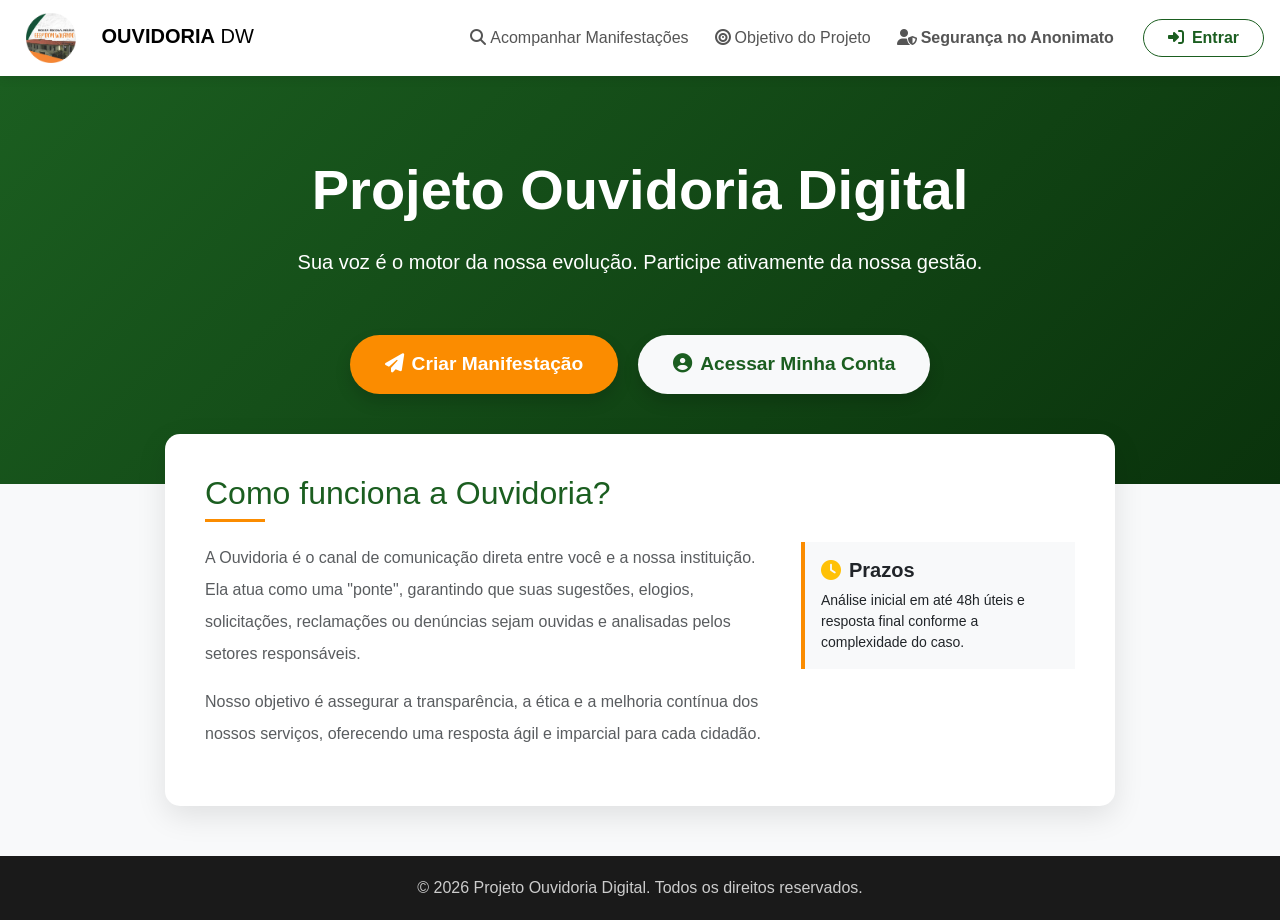
<file: index.html>
<!DOCTYPE html>
<html lang="pt-br">
<head>
    <meta charset="UTF-8">
    <meta name="viewport" content="width=device-width, initial-scale=1.0">
    <title>Portal da Ouvidoria - Transparência e Diálogo</title>
    
    <link href="https://cdn.jsdelivr.net/npm/bootstrap@5.3.0/dist/css/bootstrap.min.css" rel="stylesheet">
    <link rel="stylesheet" href="https://cdnjs.cloudflare.com/ajax/libs/font-awesome/6.4.0/css/all.min.css">

    <style>
        *{ padding: 0; margin: 0; }

        :root {
            --primary-color: #1b5e20;
            --primary-light: #2e7d32;
            --secondary-color: #f8f9fa;
            --accent-color: #fb8c00;
            --accent-hover: #ef6c00;
        }

        body {
            font-family: 'Segoe UI', Tahoma, Geneva, Verdana, sans-serif;
            background-color: var(--secondary-color);
        }

        .navbar {
            background-color: white;
            box-shadow: 0 2px 10px rgba(0,0,0,0.1);
        }
        .navbar-brand img { max-height: 50px; }
        .navbar-brand .text-primary { color: var(--primary-color) !important; }
        .nav-link { color: #555 !important; font-weight: 500; margin: 0 5px; }
        .nav-link:hover { color: var(--primary-light) !important; }
        .btn-outline-primary {
            color: var(--primary-color);
            border-color: var(--primary-color);
        }
        .btn-outline-primary:hover {
            background-color: var(--primary-color);
            border-color: var(--primary-color);
            color: white;
        }

        .hero-section {
            padding: 80px 0;
            background: linear-gradient(135deg, #1b5e20 0%, #0a330c 100%);
            color: white;
            text-align: center;
        }

        .btn-main {
            padding: 15px 35px;
            font-size: 1.2rem;
            font-weight: 600;
            margin: 10px;
            transition: transform 0.3s ease;
            border-radius: 30px;
            border: none;
        }
        .btn-warning {
            background-color: var(--accent-color);
            color: white;
        }
        .btn-warning:hover { background-color: var(--accent-hover); color: white; }
        .btn-main:hover {
            transform: translateY(-3px);
            box-shadow: 0 5px 15px rgba(0,0,0,0.3);
        }
        .text-primary { color: var(--primary-color) !important; }

        .info-card {
            background: white;
            border-radius: 15px;
            padding: 40px;
            margin-top: -50px;
            box-shadow: 0 10px 30px rgba(0,0,0,0.1);
            margin-bottom: 50px;
        }
        .section-title {
            color: var(--primary-color);
            position: relative;
            padding-bottom: 10px;
            margin-bottom: 20px;
        }
        .section-title::after {
            content: '';
            position: absolute;
            bottom: 0; left: 0;
            width: 60px; height: 3px;
            background-color: var(--accent-color);
        }
        .border-warning { border-color: var(--accent-color) !important; }

        footer {
            padding: 20px 0;
            background: #1a1a1a;
            color: #ccc;
        }
        .logo { margin-left: 5px; margin-right: 10px; }

        @keyframes fadeIn {
            from { opacity: 0; transform: translateY(20px); }
            to   { opacity: 1; transform: translateY(0); }
        }
        .navbar { animation: fadeIn 0.8s ease-in-out; }
        .hero-section h1 { animation: fadeIn 1s ease-in-out; }
        .hero-section p  { animation: fadeIn 1.2s ease-in-out; }
        .btn-main        { animation: fadeIn 1.4s ease-in-out; }
    </style>
</head>
<body>
    <nav class="navbar navbar-expand-lg navbar-light sticky-top">
        <div class="container-fluid px-3">
            <a class="navbar-brand direita" href="#">
                <span class="logo">
                    <img src="logo2__4_-removebg-preview.png" alt="Logo Dom Walfrido" class="logo">
                </span>
                <span class="fw-bold">OUVIDORIA</span> DW
            </a>
            <button class="navbar-toggler" type="button" data-bs-toggle="collapse" data-bs-target="#navbarNav">
                <span class="navbar-toggler-icon"></span>
            </button>
            <div class="collapse navbar-collapse" id="navbarNav">
                <ul class="navbar-nav ms-auto align-items-center">
                    <li class="nav-item">
                        <a class="nav-link" href="#"><i class="fas fa-search me-1"></i>Acompanhar Manifestações</a>
                    </li>
                    <li class="nav-item">
                        <a class="nav-link" href="#"><i class="fas fa-bullseye me-1"></i>Objetivo do Projeto</a>
                    </li>
                    <li class="nav-item">
                        <a class="nav-link text-success fw-bold" href="#"><i class="fas fa-user-shield me-1"></i>Segurança no Anonimato</a>
                    </li>
                    <li class="nav-item ms-lg-3">
                        <button class="btn btn-outline-primary fw-bold px-4 rounded-pill" id="btnNavLogin">
                            <i class="fas fa-sign-in-alt me-2"></i>Entrar
                        </button>
                    </li>
                </ul>
            </div>
        </div>
    </nav>

    <header class="hero-section">
        <div class="container">
            <h1 class="display-4 fw-bold mb-4">Projeto Ouvidoria Digital</h1>
            <p class="lead mb-5">Sua voz é o motor da nossa evolução. Participe ativamente da nossa gestão.</p>
            
            <div class="d-flex justify-content-center flex-wrap">
                <button class="btn btn-warning btn-main shadow" id="btnManifestar">
                    <i class="fas fa-paper-plane me-2"></i>Criar Manifestação
                </button>
                <button class="btn btn-light btn-main shadow text-primary" id="btnLoginCentral">
                    <i class="fas fa-user-circle me-2"></i>Acessar Minha Conta
                </button>
            </div>
        </div>
    </header>

    <main class="container">
        <div class="row justify-content-center">
            <div class="col-lg-10 info-card">
                <h2 class="section-title">Como funciona a Ouvidoria?</h2>
                <div class="row g-4">
                    <div class="col-md-8">
                        <p class="text-muted lh-lg">
                            A Ouvidoria é o canal de comunicação direta entre você e a nossa instituição. Ela atua como uma "ponte", garantindo que suas sugestões, elogios, solicitações, reclamações ou denúncias sejam ouvidas e analisadas pelos setores responsáveis.
                        </p>
                        <p class="text-muted lh-lg">
                            Nosso objetivo é assegurar a transparência, a ética e a melhoria contínua dos nossos serviços, oferecendo uma resposta ágil e imparcial para cada cidadão.
                        </p>
                    </div>
                    <div class="col-md-4">
                        <div class="p-3 border-start border-4 border-warning bg-light">
                            <h5 class="fw-bold text-dark"><i class="fas fa-clock me-2 text-warning"></i>Prazos</h5>
                            <p class="small mb-0">Análise inicial em até 48h úteis e resposta final conforme a complexidade do caso.</p>
                        </div>
                    </div>
                </div>
            </div>
        </div>
    </main>

    <footer class="text-center">
        <div class="container">
            <p class="mb-0">&copy; 2026 Projeto Ouvidoria Digital. Todos os direitos reservados.</p>
        </div>
    </footer>

    <script src="https://code.jquery.com/jquery-3.7.0.min.js"></script>
    <script src="https://cdn.jsdelivr.net/npm/bootstrap@5.3.0/dist/js/bootstrap.bundle.min.js"></script>

    <script>
    $(document).ready(function() {
        $('#btnNavLogin, #btnLoginCentral').on('click', function() {
            window.location.href = "login.html";
        });

        $('#btnManifestar').on('click', function() {
            $('#modalAnonimo').modal('show');
        });
    });
    </script>

    <!-- MODAL ANÔNIMO -->
    <div class="modal fade" id="modalAnonimo" tabindex="-1">
      <div class="modal-dialog modal-dialog-centered">
        <div class="modal-content rounded-4">

          <div class="modal-header">
            <h5 class="modal-title text-warning fw-bold">
              <i class="fas fa-exclamation-triangle me-2"></i>Aviso
            </h5>
            <button type="button" class="btn-close" data-bs-dismiss="modal"></button>
          </div>

          <div class="modal-body text-center">
            <p class="mb-3">Você não está logado.</p>
            <p class="text-muted">
              Sua manifestação será <strong>anônima</strong>.<br>
              Caso queira identificar-se, utilize a opção <strong>"Acessar Minha Conta"</strong>.
            </p>
          </div>

          <div class="modal-footer justify-content-center">
            <!-- ✅ ALTERADO: agora leva para criarmanifest.php com flag anonimo=1 -->
            <button class="btn btn-warning px-4" onclick="window.location.href='criarmanifest.php?anonimo=1'">
              Continuar Anônimo
            </button>

            <button class="btn btn-outline-primary px-4" onclick="window.location.href='login.html'">
              Fazer Login
            </button>
          </div>

        </div>
      </div>
    </div>
</body>
</html>
</file>
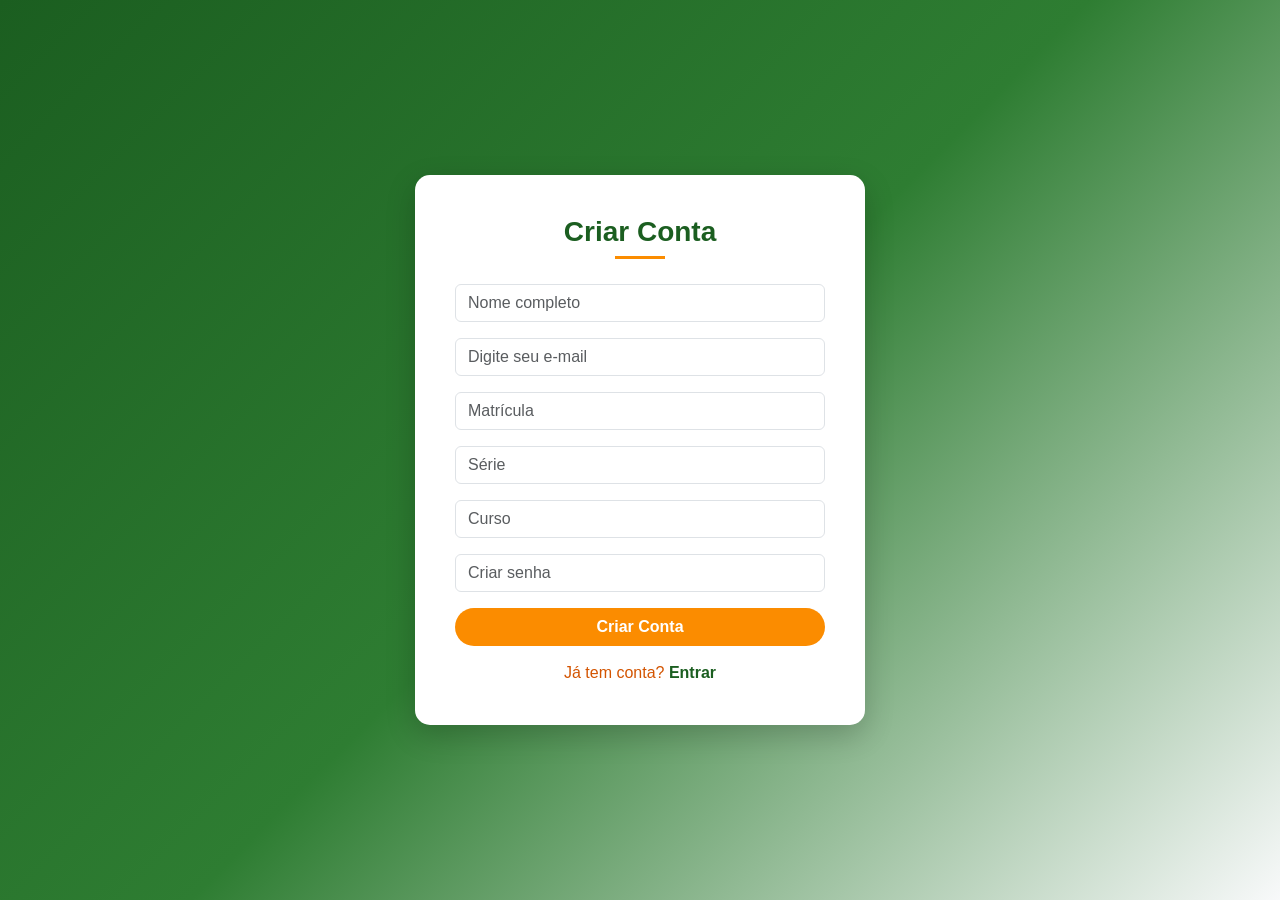
<file: criar.html>
<!DOCTYPE html>
<html lang="pt-br">
<head>
    <meta charset="UTF-8">
    <meta name="viewport" content="width=device-width, initial-scale=1.0">
    <title>Criar Conta - Ouvidoria DW</title>

    <link href="https://cdn.jsdelivr.net/npm/bootstrap@5.3.0/dist/css/bootstrap.min.css" rel="stylesheet">

    <style>
        :root {
            --primary-color: #1b5e20;
            --primary-light: #2e7d32;
            --accent-color: #fb8c00;
            --accent-hover: #ef6c00;
        }

        body {
            background: linear-gradient(135deg, #1b5e20 0%, #2e7d32 50%, #f8f9fa 100%);
            min-height: 100vh;
            display: flex;
            align-items: center;
            justify-content: center;
            font-family: 'Segoe UI', sans-serif;
        }

        .cadastro-card {
            background: white;
            padding: 40px;
            border-radius: 15px;
            width: 100%;
            max-width: 450px;
            box-shadow: 0 10px 30px rgba(0,0,0,0.2);
            animation: fadeIn 0.8s ease;
        }

        .titulo {
            text-align: center;
            margin-bottom: 25px;
            color: var(--primary-color);
            font-weight: bold;
        }

        .titulo::after {
            content: '';
            display: block;
            width: 50px;
            height: 3px;
            background: var(--accent-color);
            margin: 8px auto 0;
        }

        .form-control:focus {
            border-color: var(--accent-color);
            box-shadow: 0 0 5px rgba(251,140,0,0.4);
        }

        .btn-cadastrar {
            background-color: var(--accent-color);
            color: white;
            border-radius: 30px;
            font-weight: bold;
        }

        .btn-cadastrar:hover {
            background-color: var(--accent-hover);
        }

        .links {
            margin-top: 15px;
            text-align: center;
        }

        .links a {
            display: block;
            color: #666;
            text-decoration: none;
            margin-top: 5px;
            transition: 0.3s;
        }

        .links a:hover {
            color: var(--accent-color);
        }

        @keyframes fadeIn {
            from {opacity: 0; transform: translateY(20px);}
            to {opacity: 1; transform: translateY(0);}
        }
    </style>
</head>
<body>

    <div class="cadastro-card">
        <h3 class="titulo">Criar Conta</h3>

        <form action="criacao.php" method="post">

            <div class="mb-3">
                <input type="text" class="form-control" name="nome" placeholder="Nome completo" required>
            </div>

            <div class="mb-3">
                <input type="email" class="form-control" name="email" placeholder="Digite seu e-mail" required>
            </div>

            <div class="mb-3">
                <input type="text" class="form-control" name="matricula" placeholder="Matrícula" required>
            </div>

            <div class="mb-3">
                <input type="number" class="form-control" name="serie" placeholder="Série" required>
            </div>

            <div class="mb-3">
                <input type="text" class="form-control" name="curso" placeholder="Curso" required>
            </div>

            <div class="mb-3">
                <input type="password" class="form-control" name="senha" placeholder="Criar senha" required>
            </div>

            <button type="submit" class="btn btn-cadastrar w-100">Criar Conta</button>

            <div class="links">
                <a href="login.html" style="text-decoration: none;">
                  <span style="color: #d35400; font-weight: 500;">Já tem conta?</span> 
                 <span style="color: var(--primary-color); font-weight: bold;">Entrar</span>
                </a>
            </div>
        </form>
    </div>

</body>
</html>
</file>
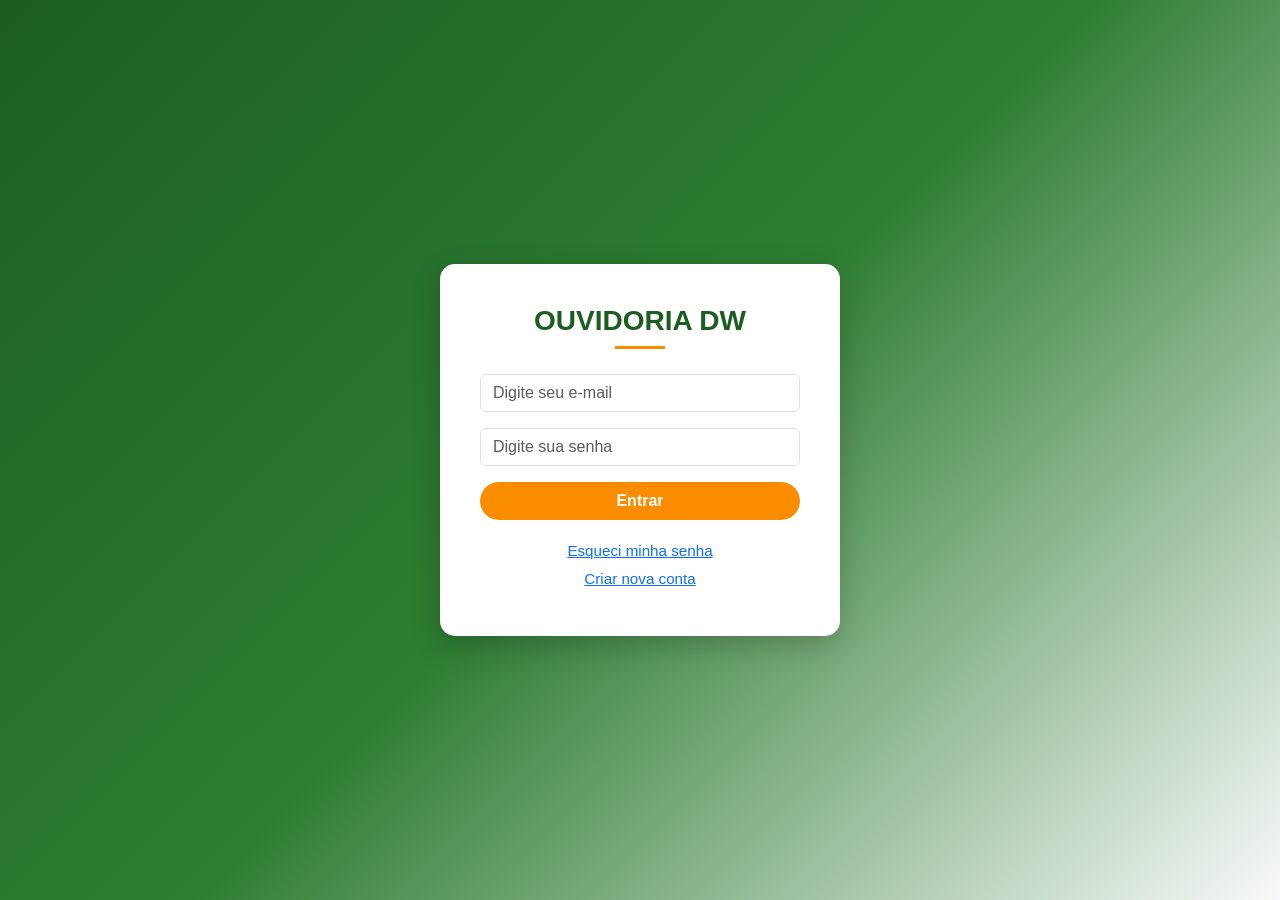
<file: login.html>
<!DOCTYPE html>
<html lang="pt-br">
<head>
    <meta charset="UTF-8">
    <meta name="viewport" content="width=device-width, initial-scale=1.0">
    <title>Login - Ouvidoria DW</title>

    <link href="https://cdn.jsdelivr.net/npm/bootstrap@5.3.0/dist/css/bootstrap.min.css" rel="stylesheet">

    <style>
        :root {
    --primary-color: #1b5e20;
    --primary-light: #2e7d32;
    --accent-color: #fb8c00;
    --accent-hover: #ef6c00;
}

/* Fundo mais suave */
body {
    background: linear-gradient(135deg, #1b5e20 0%, #2e7d32 50%, #f8f9fa 100%);
    height: 100vh;
    display: flex;
    align-items: center;
    justify-content: center;
    font-family: 'Segoe UI', sans-serif;
}

/* Card */
.login-card {
    background: white;
    padding: 40px;
    border-radius: 15px;
    width: 100%;
    max-width: 400px;
    box-shadow: 0 10px 30px rgba(0,0,0,0.2);
    animation: fadeIn 0.8s ease;
}

/* Título com detalhe laranja */
.login-title {
    text-align: center;
    margin-bottom: 25px;
    color: var(--primary-color);
    font-weight: bold;
}

.login-title::after {
    content: '';
    display: block;
    width: 50px;
    height: 3px;
    background: var(--accent-color);
    margin: 8px auto 0;
}

/* Inputs */
.form-control:focus {
    border-color: var(--accent-color);
    box-shadow: 0 0 5px rgba(251,140,0,0.4);
}

/* BOTÃO PRINCIPAL AGORA LARANJA */
.btn-login {
    background-color: var(--accent-color);
    color: white;
    border-radius: 30px;
    font-weight: bold;
}

.btn-login:hover {
    background-color: var(--accent-hover);
}

/* Links */
.links {
    margin-top: 20px;
    text-align: center;
}

.links a {
    display: block;
    text-align: center;
    margin: 5px 0;
    font-size: 0.95rem;
}

.links a:hover {
    color: var(--accent-color);
}

/* Erro */
.erro {
    color: red;
    font-size: 0.9rem;
    margin-top: 10px;
    display: none;
    text-align: center;
}

/* Animação */
@keyframes fadeIn {
    from {opacity: 0; transform: translateY(20px);}
    to {opacity: 1; transform: translateY(0);}
}
    </style>
</head>
<body>

    <div class="login-card">
        <h3 class="login-title">OUVIDORIA DW</h3>

        <form id="formLogin" action="verificar.php" method="POST">
            <div class="mb-3">
                <input type="email" class="form-control" id="email" placeholder="Digite seu e-mail" name="email" required>
            </div>

            <div class="mb-3">
                <input type="password" class="form-control" id="senha" placeholder="Digite sua senha" name="senha" required>
            </div>

            <button type="submit" class="btn btn-login w-100">Entrar</button>

            <div class="erro" id="erroMsg">
                Credenciais inválidas ou conta não existente
            </div>

            <div class="links">
                <a href="#">Esqueci minha senha</a>
                <a href="criar.html">Criar nova conta</a>
            </div>
        </form>
    </div>
    <script>
const urlParams = new URLSearchParams(window.location.search);

if (urlParams.get('erro')) {
    document.getElementById("erroMsg").style.display = "block";
}
</script>
</body>
</html>
</file>
